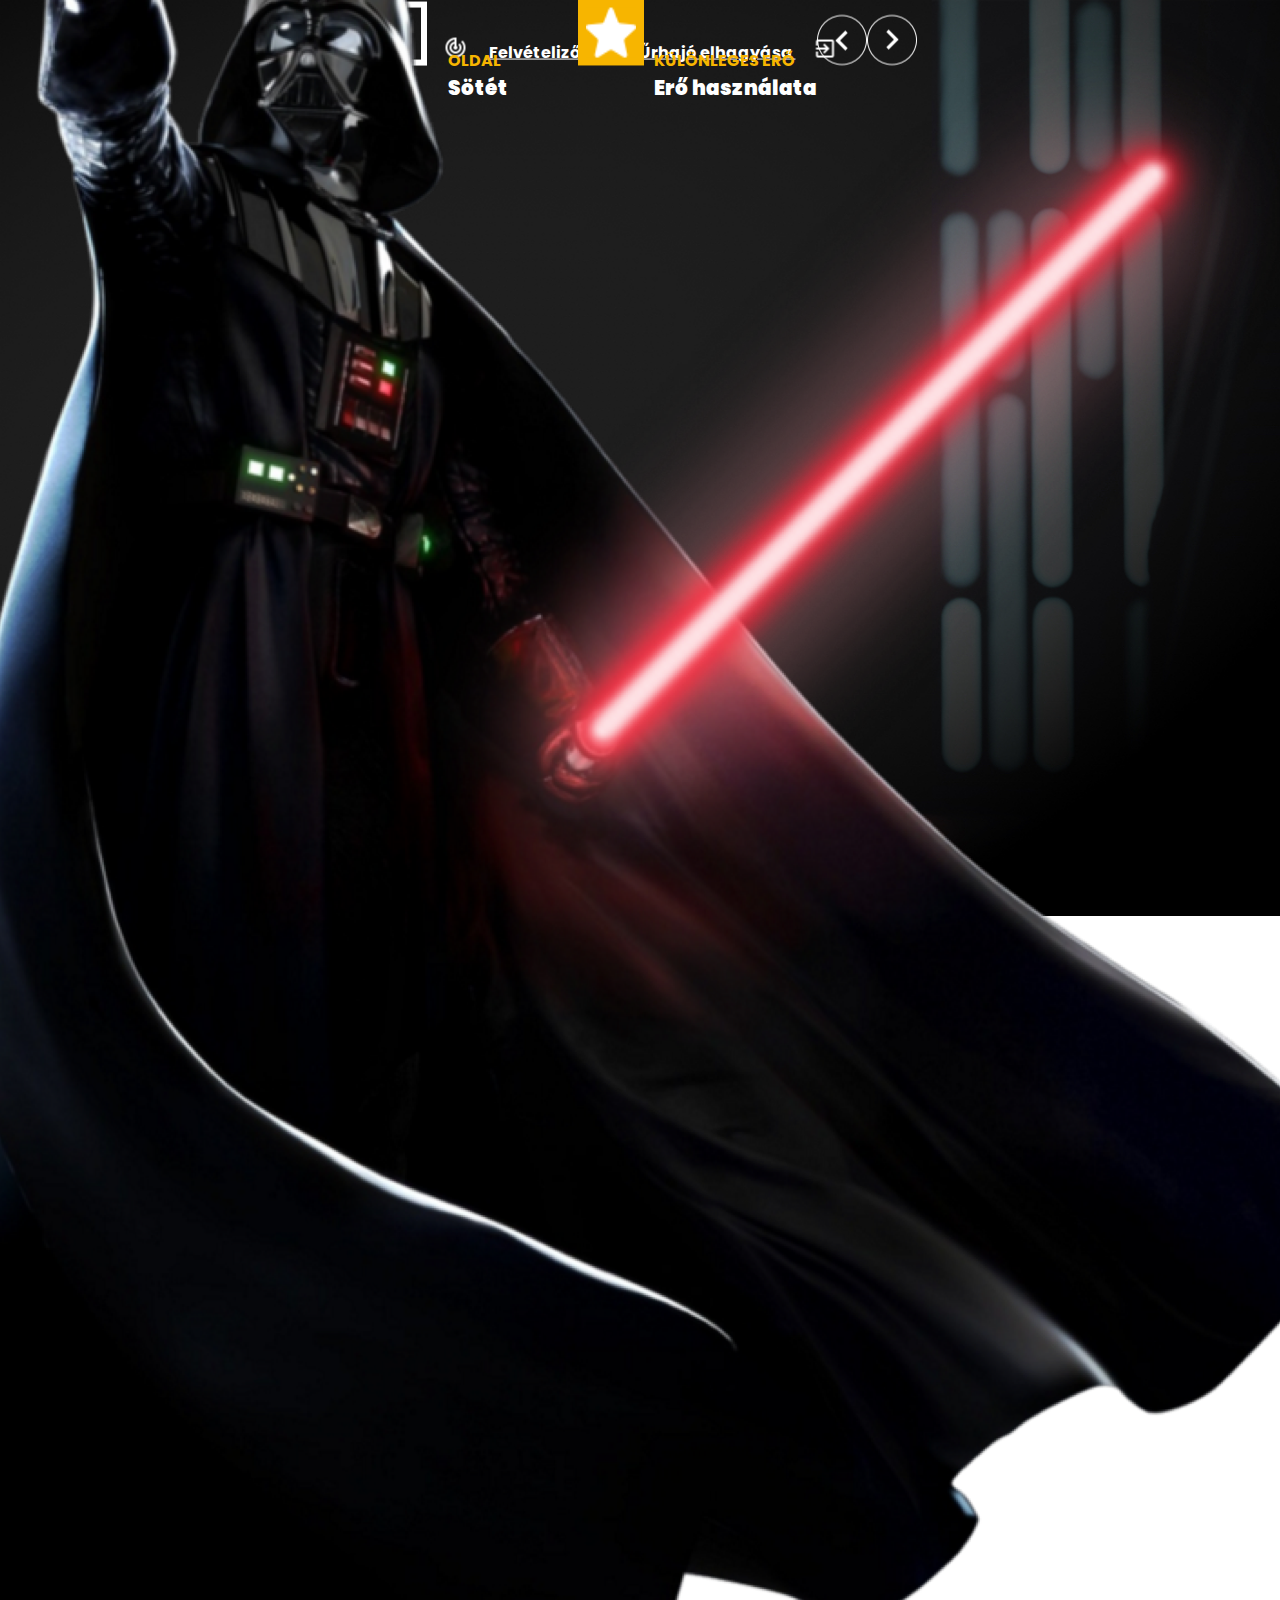
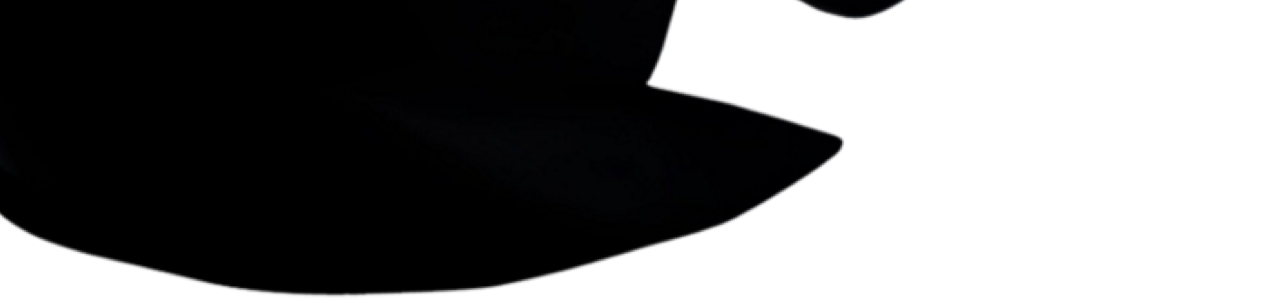
<file: darth.html>
<!DOCTYPE html>
<html lang="hu">

<head>
    <meta charset="UTF-8">
    <meta http-equiv="X-UA-Compatible" content="IE=edge">
    <meta name="viewport" content="width=device-width, initial-scale=1.0">
    <title>WEBSTAR</title>
    <link href="https://cdn.jsdelivr.net/npm/bootstrap@5.3.0-alpha1/dist/css/bootstrap.min.css" rel="stylesheet"
        integrity="sha384-GLhlTQ8iRABdZLl6O3oVMWSktQOp6b7In1Zl3/Jr59b6EGGoI1aFkw7cmDA6j6gD" crossorigin="anonymous">
    <link rel="stylesheet" href="./style.css" type="text/css">
</head>

<body class="body d-flex flex-column min-vh-100" style="background-image: url(./assets/bg_2.jpg);">
    <div class="wrapper">
        <div class="container my-5">
            <div class="row">
                <div class="col-12">
                    <nav class="navbar navbarfelso">
                        <div class="container">
                            <a class="navbar-brand navbal" href="#">
                                <img src="./assets/user.png" alt="" class="btnbalfelso d-inline-block align-text-top">
                                Felvételiző pilóta
                            </a>
                            <a class="navbar-brand navjobb" href="./index.html">Űrhajó elhagyása
                                <img src="./assets/logout.png" alt="" class="btnjobbfelso d-inline-block align-text-top">
                            </a>
                        </div>
                    </nav>
                    <br>
                    <nav class="navbar navbaralso d-flex">
                        <div class="container containeralso d-flex">
                            <a class="rectangle item"><span></span> </a>
                            <div class="square item"></div>
                            <a><div class="oldaltext item">OLDAL</div>
                            <div class="oldalszin item">Sötét</div></a>
                            <a class="navbar-brand item">
                                <img src="./assets/star.png" alt="" class="star d-inline-block align-text-top"></a>
                            <a><div class="kulero item">KÜLÖNLEGES ERŐ</div>
                            <div class="kuleromegn item">Erő használata</div></a>
                            <a class="navbar-brand itemjobbnyil" href="">
                                <img src="./assets/arrow_circle.png" alt="" class="d-inline-block align-text-top"></a>
                            <a class="navbar-brand itembalnyil" href="./karakter.html">
                                <img src="./assets/arrow_circle_right.png" alt=""
                                    class="d-inline-block align-text-top"></a>
                    </nav>
                </div>
                </nav>
                <div class="row">
                    <div class="col-12">
                        <div class="card">
                            <div class="row">
                                <div class="col-md-6">
                                    <div class="card-body">
                                        <h5 class="card-title-firstname">Darth</h5>
                                        <h5 class="card-title-surname">vader</h5>
                                        <p class="card-text">Darth Vader, eredti neve Anakin Skywalker. A galaxis leggonaszabb teremtménye.</p>
                                            
                                    </div><div class="form-group">
                                                <a href="./karakterszerk.html"><button type="button" class="karakterszerkbtn btn btn-warning">Karakterek szerkesztése</button></a>
                                                <a href="./harc.html"><button type="button" class="harcbtn btn btn-warning">Küzdelem indítása</button></a>
                                            </div>
                                </div>
                                <div class="col-md-6">
                                    <div class="circle"></div>
                                    <img src="./assets/vader@3x.png" class="img-card img-fluid rounded" alt="...">
                                </div>
                            </div>
                        </div>
                    </div>
                </div>
            </div>
        </div>

    </div>
    <div class="push"></div>
    </div>
    <footer class="footer mt-auto">
        <p>Webstar Csoport Kft. - &copy; Minden jog fenntartva</p>
    </footer>
    <script src="https://cdn.jsdelivr.net/npm/bootstrap@5.3.0-alpha1/dist/js/bootstrap.bundle.min.js"
        integrity="sha384-w76AqPfDkMBDXo30jS1Sgez6pr3x5MlQ1ZAGC+nuZB+EYdgRZgiwxhTBTkF7CXvN"
        crossorigin="anonymous"></script>
    <script src="./script.js"></script>
</body>

</html>
</file>
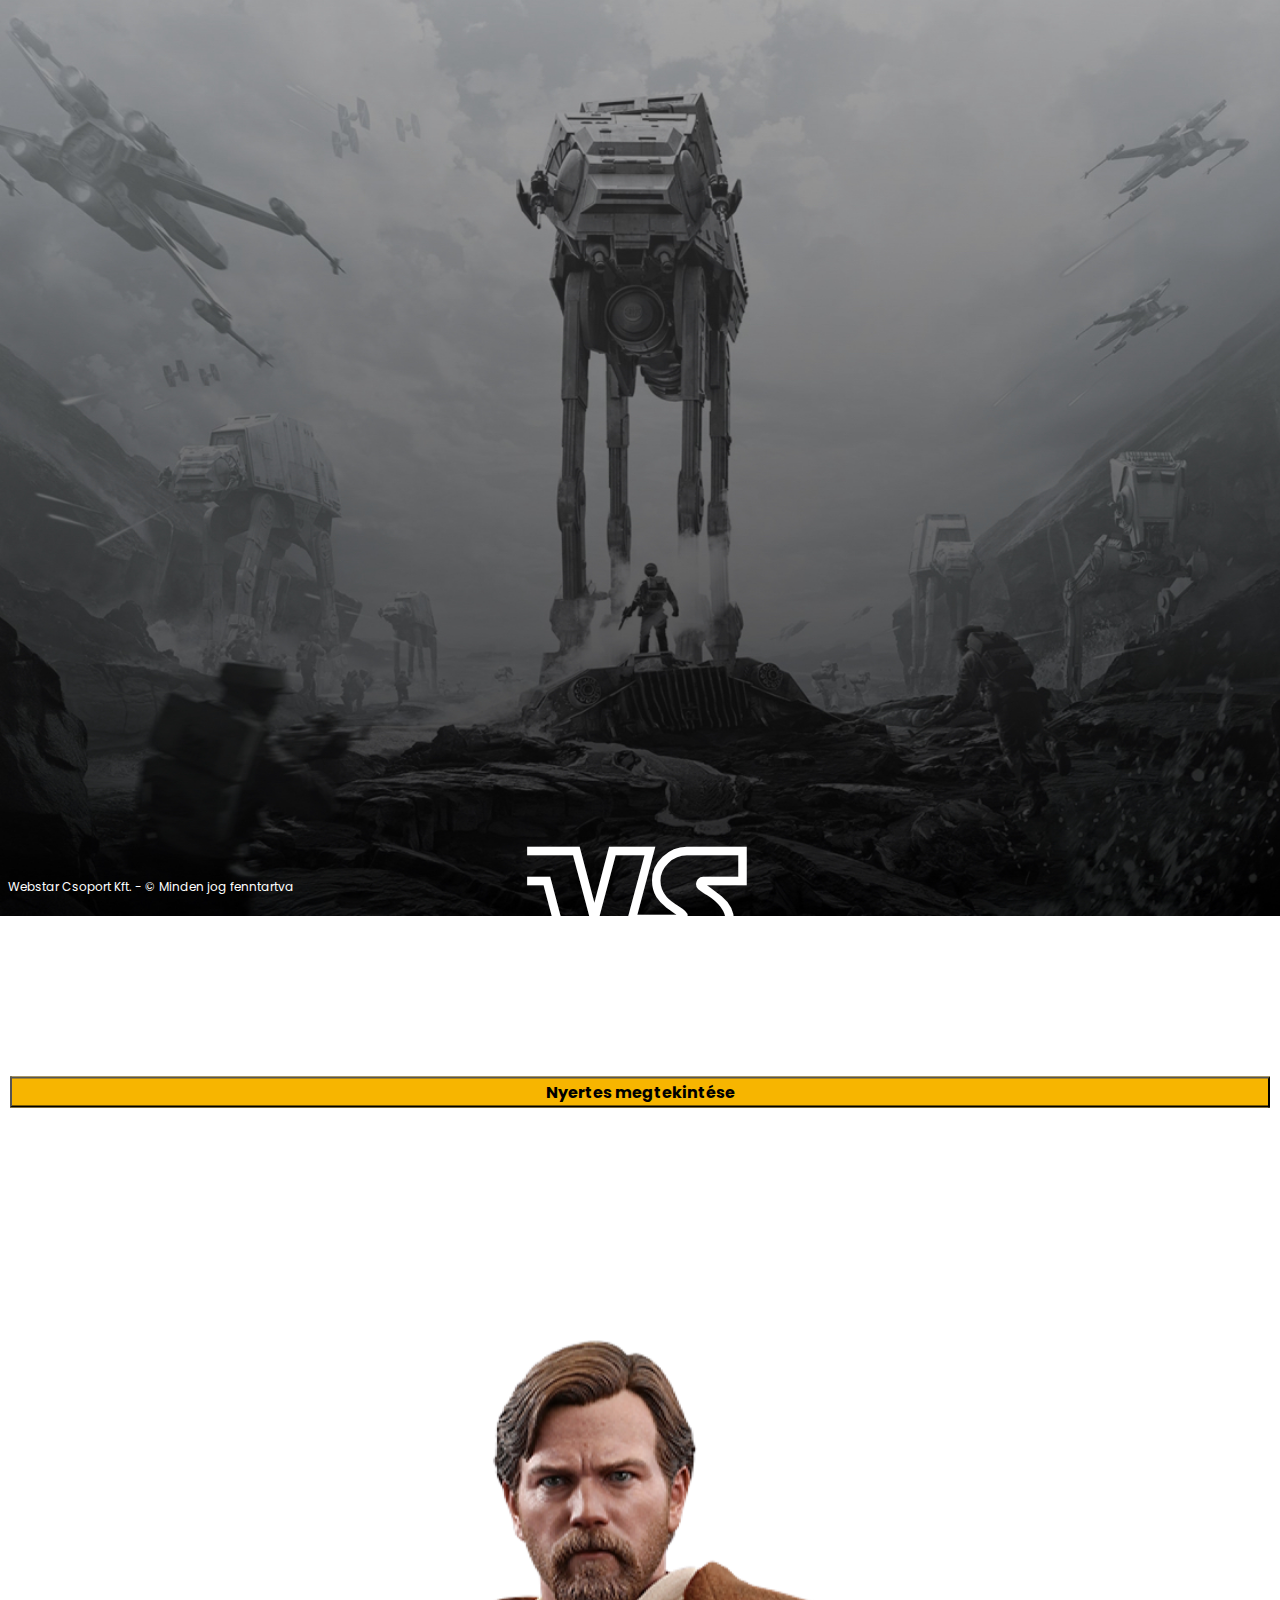
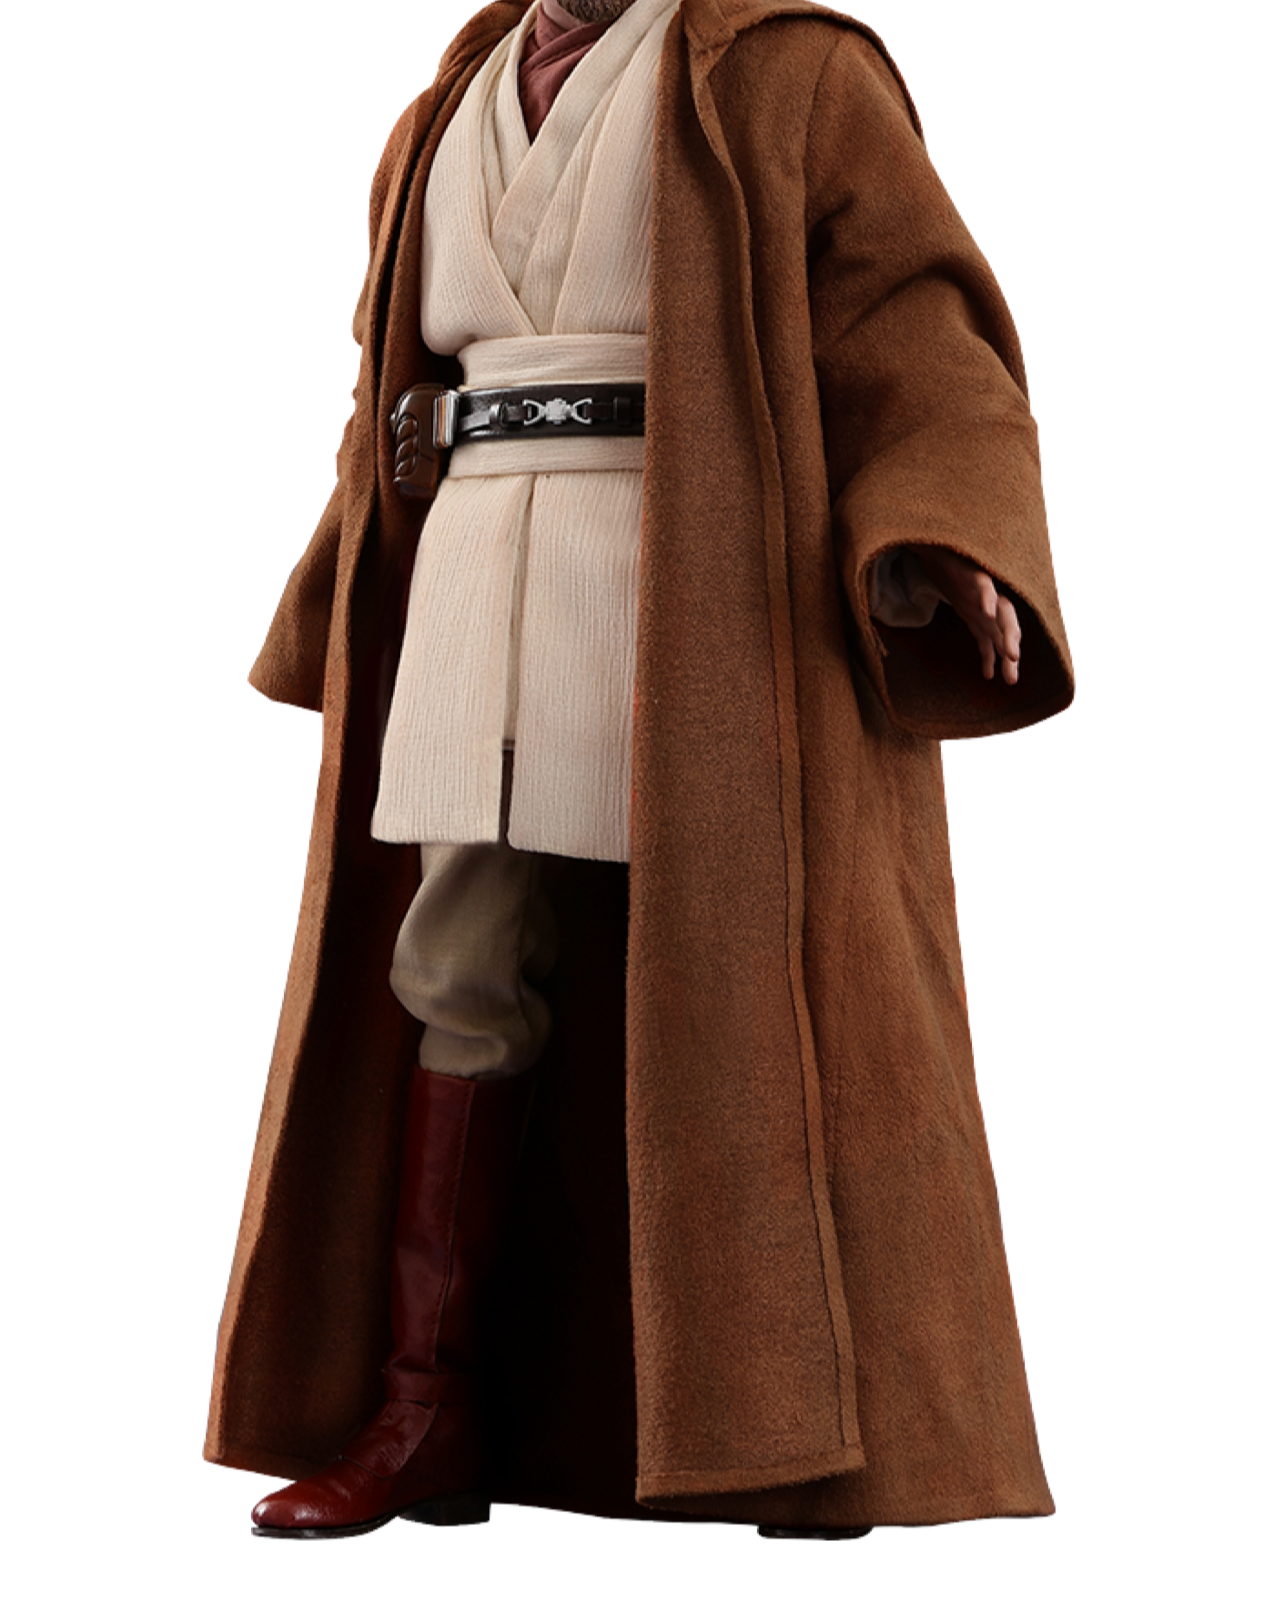
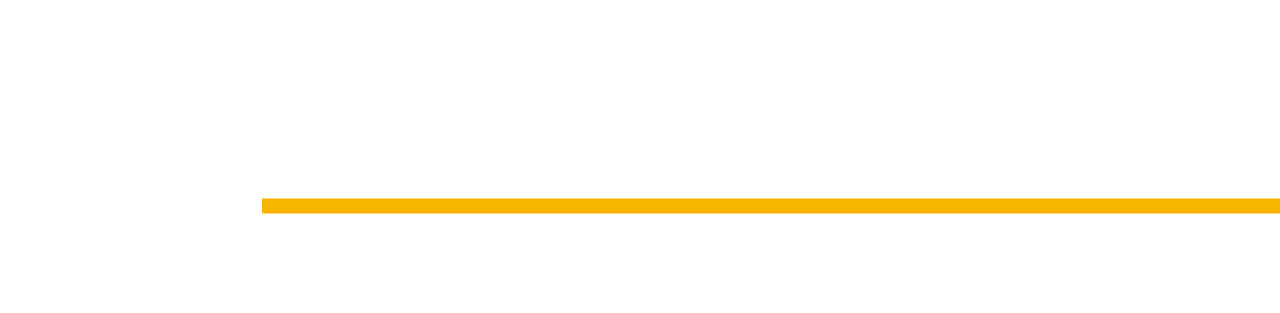
<file: harc.html>
<!DOCTYPE html>
<html lang="hu">

<head>
    <meta charset="UTF-8">
    <meta http-equiv="X-UA-Compatible" content="IE=edge">
    <meta name="viewport" content="width=device-width, initial-scale=1.0">
    <title>WEBSTAR</title>
    <link href="https://cdn.jsdelivr.net/npm/bootstrap@5.3.0-alpha1/dist/css/bootstrap.min.css" rel="stylesheet"
        integrity="sha384-GLhlTQ8iRABdZLl6O3oVMWSktQOp6b7In1Zl3/Jr59b6EGGoI1aFkw7cmDA6j6gD" crossorigin="anonymous">
    <link rel="stylesheet" href="./style.css" type="text/css">
</head>

<body class="body d-flex flex-column min-vh-100" style="background-image: url(./assets/bg_3.jpg);">
    <div class="wrapper">
        <div class="container my-5">
            <div class="row">
                <div class="col-12">
                    <nav class="navbar navbarfelso">
                        <div class="container">
                            <a class="navbar-brand navbal" href="#">
                                <img src="./assets/user.png" alt="" class="btnbalfelso d-inline-block align-text-top">
                                Felvételiző pilóta
                            </a>
                            <a class="navbar-brand navjobb" href="./index.html">Űrhajó elhagyása
                                <img src="./assets/logout.png" alt="" class="btnjobbfelso d-inline-block align-text-top">
                            </a>
                        </div>
                    </nav>
                    <p class="tudas-sub">A tudás legyen veled!</p>
                </div>
                </nav>
                <div class="row">
                    <div class="col-12">
                        <div class="card">
                            <div class="row">
                                <div class="col-md-4">
                                    <p class="soldal">Sötét oldal</p>
                                    <img src="./assets/maul@3x.png" class="img-cardbal img-fluid rounded" alt="...">
                                    <p class="soldalnev">Darth Maul<span class="linebal"></span></p>
                                    <p class="szazalek">40%</p>
                                </div>
                                <div class="col-md-4">
                                    <h1 class="vs-sub">VS</h1>
                                    <a href="./nyertes.html"><button type="button" class="nyertesbtn btn btn-warning">Nyertes megtekintése</button></a>
                                </div>
                                <div class="col-md-4">
                                    <p class="voldal">Világos oldal</p>
                                    <img src="./assets/kenobi@3x.png" class="img-cardjobb img-fluid rounded" alt="...">
                                    <p class="voldalnev">obi-van Kenobi<span class="linejobb"></span></p>
                                    <p class="szazalek">68%</p>
                                </div>
                        </div>
                    </div>
                </div>
            </div>
        </div>
    </div>
    <div class="push"></div>
    </div>
    <footer class="footer mt-auto">
        <p>Webstar Csoport Kft. - &copy; Minden jog fenntartva</p>
    </footer>
    <script src="https://cdn.jsdelivr.net/npm/bootstrap@5.3.0-alpha1/dist/js/bootstrap.bundle.min.js"
        integrity="sha384-w76AqPfDkMBDXo30jS1Sgez6pr3x5MlQ1ZAGC+nuZB+EYdgRZgiwxhTBTkF7CXvN"
        crossorigin="anonymous"></script>
    <script src="./script.js"></script>
</body>

</html>
</file>
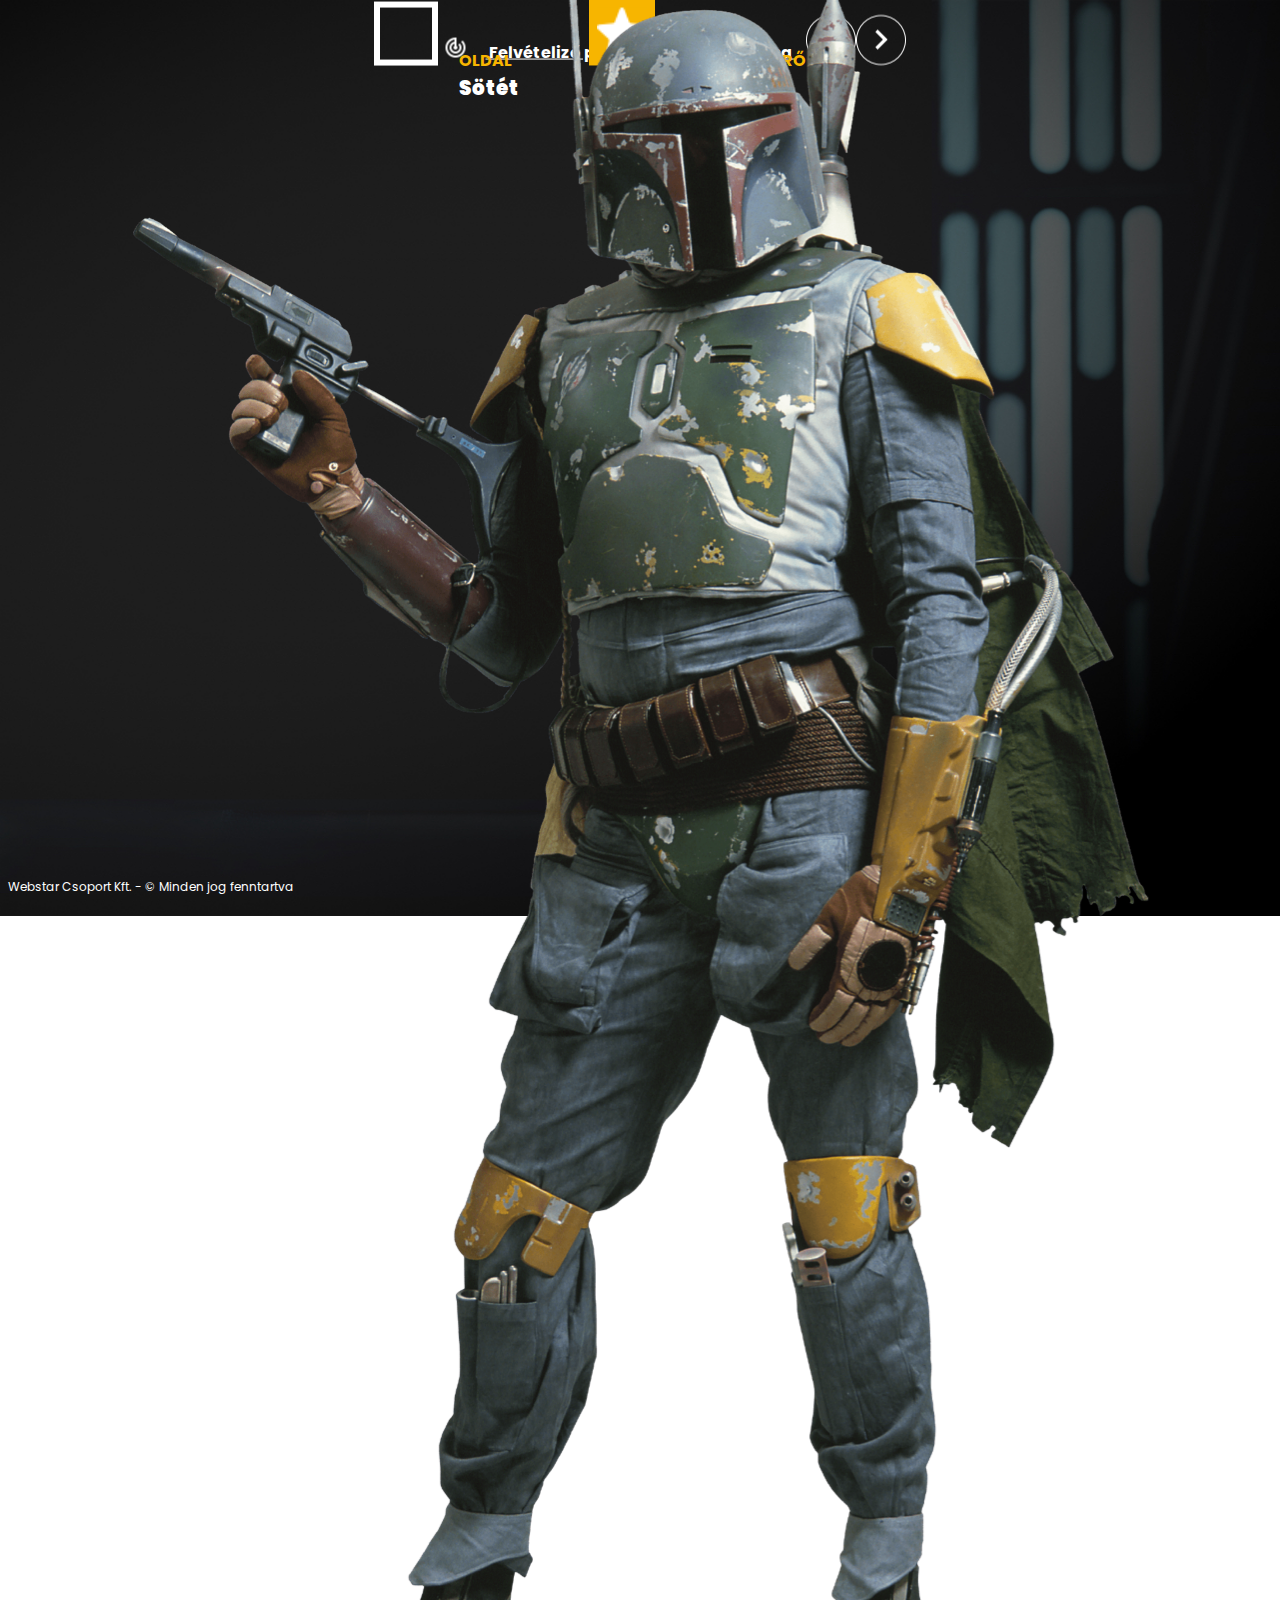
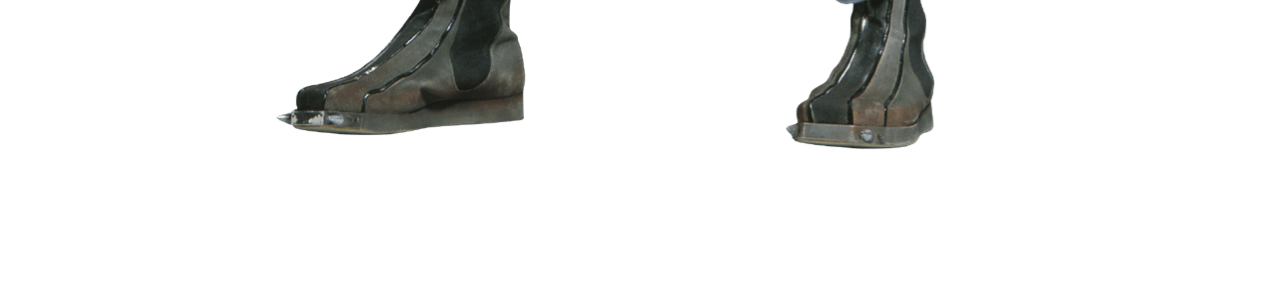
<file: karakter.html>
<!DOCTYPE html>
<html lang="hu">

<head>
    <meta charset="UTF-8">
    <meta http-equiv="X-UA-Compatible" content="IE=edge">
    <meta name="viewport" content="width=device-width, initial-scale=1.0">
    <title>WEBSTAR</title>
    <link href="https://cdn.jsdelivr.net/npm/bootstrap@5.3.0-alpha1/dist/css/bootstrap.min.css" rel="stylesheet"
        integrity="sha384-GLhlTQ8iRABdZLl6O3oVMWSktQOp6b7In1Zl3/Jr59b6EGGoI1aFkw7cmDA6j6gD" crossorigin="anonymous">
    <link rel="stylesheet" href="./style.css" type="text/css">
</head>

<body class="body d-flex flex-column min-vh-100" style="background-image: url(./assets/bg_2.jpg);">
    <div class="wrapper">
        <div class="container my-5">
            <div class="row">
                <div class="col-12">
                    <nav class="navbar navbarfelso">
                        <div class="container">
                            <a class="navbar-brand navbal" href="#">
                                <img src="./assets/user.png" alt="" class="btnbalfelso d-inline-block align-text-top">
                                Felvételiző pilóta
                            </a>
                            <a class="navbar-brand navjobb" href="./index.html">Űrhajó elhagyása
                                <img src="./assets/logout.png" alt="" class="btnjobbfelso d-inline-block align-text-top">
                            </a>
                        </div>
                    </nav>
                    <br>
                    <nav class="navbar navbaralso d-flex">
                        <div class="container containeralso d-flex">
                            <a class="rectangle item"><span></span> </a>
                            <div class="square item"></div>
                            <a><div class="oldaltext item">OLDAL</div>
                            <div class="oldalszin item">Sötét</div></a>
                            <a class="navbar-brand item">
                                <img src="./assets/star.png" alt="" class="star d-inline-block align-text-top"></a>
                            <a><div class="kulero item">KÜLÖNLEGES ERŐ</div>
                            <div class="kuleromegn item">Páncélzat</div></a>
                            <a class="navbar-brand itemjobbnyil" href="./darth.html">
                                <img src="./assets/arrow_circle.png" alt="" class="d-inline-block align-text-top"></a>
                            <a class="navbar-brand itembalnyil" href="./luke.html">
                                <img src="./assets/arrow_circle_right.png" alt=""
                                    class="d-inline-block align-text-top"></a>
                    </nav>
                </div>
                </nav>
                <div class="row">
                    <div class="col-12">
                        <div class="card">
                            <div class="row">
                                <div class="col-md-6">
                                    <div class="card-body">
                                        <h5 class="card-title-firstname">Boba</h5>
                                        <h5 class="card-title-surname">Fett</h5>
                                        <p class="card-text">Boba Fett egy mandalori származású harcos és fejvadász
                                            volt. Nem természetes úton jött világra, ugyanis a hírhedt mandalori
                                            fejvadász, Jango Fett klónja és fogadott gyermeke volt, akinek kérésére a
                                            kaminoiak hozták létre a Yavini csata előtt 32-ben.</p>
                                            
                                    </div><div class="form-group">
                                                <a href="./karakterszerk.html"><button type="button" class="karakterszerkbtn btn btn-warning">Karakterek szerkesztése</button></a>
                                                <a href="./harc.html"><button type="button" class="harcbtn btn btn-warning">Küzdelem indítása</button></a>
                                            </div>
                                </div>
                                <div class="col-md-6">
                                    <div class="circle"></div>
                                    <img src="./assets/boba@3x.png" class="img-card img-fluid rounded" alt="...">
                                </div>
                            </div>
                        </div>
                    </div>
                </div>
            </div>
        </div>

    </div>
    <div class="push"></div>
    </div>
    <footer class="footer mt-auto">
        <p>Webstar Csoport Kft. - &copy; Minden jog fenntartva</p>
    </footer>
    <script src="https://cdn.jsdelivr.net/npm/bootstrap@5.3.0-alpha1/dist/js/bootstrap.bundle.min.js"
        integrity="sha384-w76AqPfDkMBDXo30jS1Sgez6pr3x5MlQ1ZAGC+nuZB+EYdgRZgiwxhTBTkF7CXvN"
        crossorigin="anonymous"></script>
    <script src="./script.js"></script>
</body>

</html>
</file>
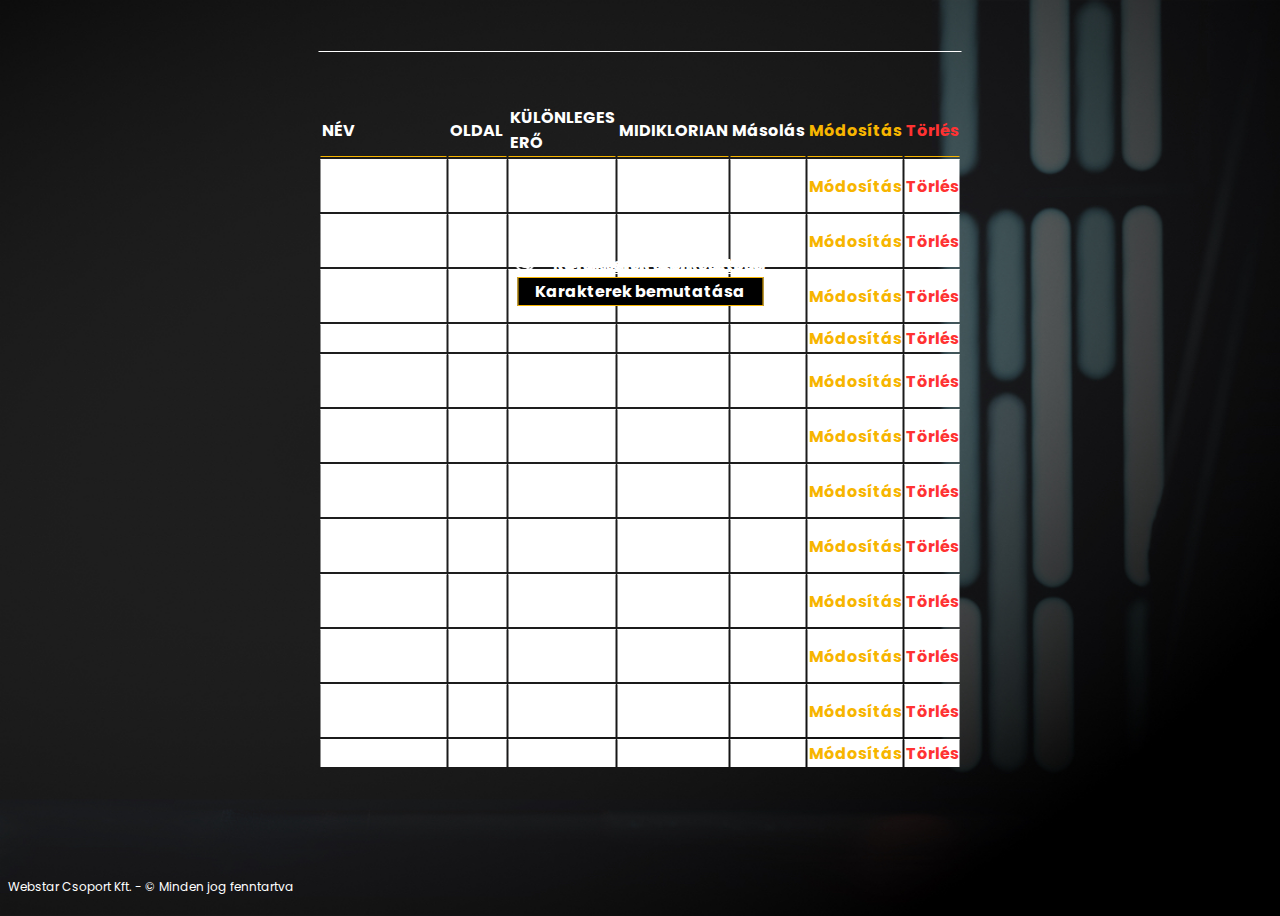
<file: karakterszerk.html>
<!DOCTYPE html>
<html lang="hu">

<head>
    <meta charset="UTF-8">
    <meta http-equiv="X-UA-Compatible" content="IE=edge">
    <meta name="viewport" content="width=device-width, initial-scale=1.0">
    <title>WEBSTAR</title>
    <link href="https://cdn.jsdelivr.net/npm/bootstrap@5.3.0-alpha1/dist/css/bootstrap.min.css" rel="stylesheet"
        integrity="sha384-GLhlTQ8iRABdZLl6O3oVMWSktQOp6b7In1Zl3/Jr59b6EGGoI1aFkw7cmDA6j6gD" crossorigin="anonymous">
    <link rel="stylesheet" href="./style.css" type="text/css">
</head>

<body class="body d-flex flex-column min-vh-100" style="background-image: url(./assets/bg_2.jpg);">
    <div class="wrapper">
        <div class="container my-5">
            <div class="row">
                <div class="col-12">
                    <nav class="navbar navbarfelso">
                        <div class="container">
                            <a class="navbar-brand navbal" href="#">
                                <img src="./assets/user.png" alt="" class="btnbalfelso d-inline-block align-text-top">
                                Felvételiző pilóta
                            </a>
                            <a class="navbar-brand navjobb" href="./index.html">Űrhajó elhagyása
                                <img src="./assets/logout.png" alt="" class="btnjobbfelso d-inline-block align-text-top">
                            </a>
                        </div>
                    </nav>
                </div>
                </nav>
                <nav class="navbar navbaralso">
                    <div class="container">
                        <a class="navbar-brand navbal" href="#">
                            <img src="./assets/chevron.png" alt="" class="btnbalfelso d-inline-block align-text-top">
                            Karakterek szerkesztése
                        </a>
                        <div class="form-group">
                            <a href="./karakter.html"><button type="button"
                                    class="karakterbemutatasbtn btn btn-warning">Karakterek bemutatása</button></a>
                        </div>
                    </div>
                </nav>

            </div>
            <div class="row">
                <div class="col-12">
                    <table class="table">
                        <tr>
                            <th>NÉV</th>
                            <th>OLDAL</th>
                            <th>KÜLÖNLEGES ERŐ</th>
                            <th>MIDIKLORIAN</th>
                            <th class="masolas">Másolás</th>
                            <th class="modositas">Módosítás</th>
                            <th class="torles">Törlés</th>
                        </tr>
                        <tr>
                            <td>Darth Vader</td>
                            <td>Sötét</td>
                            <td>Erő használata</td>
                            <td>30000</td>
                            <td class="masolas">Másolás</td>
                            <td class="modositas">Módosítás</td>
                            <td class="torles">Törlés</td>
                        </tr>
                        <tr>
                            <td>Darth Maul</td>
                            <td>Sötét</td>
                            <td>Erő használata</td>
                            <td>9000</td>
                            <td class="masolas">Másolás</td>
                            <td class="modositas">Módosítás</td>
                            <td class="torles">Törlés</td>
                        </tr>
                        <tr>
                            <td>Grievous tábornok</td>
                            <td>Sötét</td>
                            <td>Kibernetikus test</td>
                            <td>5000</td>
                            <td class="masolas">Másolás</td>
                            <td class="modositas">Módosítás</td>
                            <td class="torles">Törlés</td>
                        </tr>
                        <tr>
                            <td>Boba Fett</td>
                            <td>Sötét</td>
                            <td>Páncélzat</td>
                            <td>2000</td>
                            <td class="masolas">Másolás</td>
                            <td class="modositas">Módosítás</td>
                            <td class="torles">Törlés</td>
                        </tr>
                        <tr>
                            <td>Phasma</td>
                            <td>Sötét</td>
                            <td>Harcászati tapasztalat</td>
                            <td>1000</td>
                            <td class="masolas">Másolás</td>
                            <td class="modositas">Módosítás</td>
                            <td class="torles">Törlés</td>
                        </tr>
                        <tr>
                            <td>Birodalmi rohamosztagos</td>
                            <td>Sötét</td>
                            <td>Fehér páncélzat</td>
                            <td>500</td>
                            <td class="masolas">Másolás</td>
                            <td class="modositas">Módosítás</td>
                            <td class="torles">Törlés</td>
                        </tr>
                        <tr>
                            <td>Luke Skywalker</td>
                            <td>Világos</td>
                            <td>Erő használata</td>
                            <td>13000</td>
                            <td class="masolas">Másolás</td>
                            <td class="modositas">Módosítás</td>
                            <td class="torles">Törlés</td>
                        </tr>
                        <tr>
                            <td>Obi-Wan Kenobi</td>
                            <td>Világos</td>
                            <td>Erő használata</td>
                            <td>15000</td>
                            <td class="masolas">Másolás</td>
                            <td class="modositas">Módosítás</td>
                            <td class="torles">Törlés</td>
                        </tr>
                        <tr>
                            <td>Anakin Skywalker</td>
                            <td>Világos</td>
                            <td>Erő használata</td>
                            <td>30000</td>
                            <td class="masolas">Másolás</td>
                            <td class="modositas">Módosítás</td>
                            <td class="torles">Törlés</td>
                        </tr>
                        <tr>
                            <td>Rey</td>
                            <td>Világos</td>
                            <td>Erő használata</td>
                            <td>12000</td>
                            <td class="masolas">Másolás</td>
                            <td class="modositas">Módosítás</td>
                            <td class="torles">Törlés</td>
                        </tr>
                        <tr>
                            <td>Yoda</td>
                            <td>Világos</td>
                            <td>Erő használata</td>
                            <td>20000</td>
                            <td class="masolas">Másolás</td>
                            <td class="modositas">Módosítás</td>
                            <td class="torles">Törlés</td>
                        </tr>
                        <tr>
                            <td>Han Solo</td>
                            <td>Világos</td>
                            <td>Űrcsempész</td>
                            <td>1500</td>
                            <td class="masolas">Másolás</td>
                            <td class="modositas">Módosítás</td>
                            <td class="torles">Törlés</td>
                        </tr>
                    </table>
                </div>
            </div>
        </div>

    </div>
    <div class="push"></div>
    </div>
    <footer class="footer mt-auto">
        <p>Webstar Csoport Kft. - &copy; Minden jog fenntartva</p>
    </footer>
    <script src="https://cdn.jsdelivr.net/npm/bootstrap@5.3.0-alpha1/dist/js/bootstrap.bundle.min.js"
        integrity="sha384-w76AqPfDkMBDXo30jS1Sgez6pr3x5MlQ1ZAGC+nuZB+EYdgRZgiwxhTBTkF7CXvN"
        crossorigin="anonymous"></script>
    <script src="./script.js"></script>
</body>

</html>
</file>
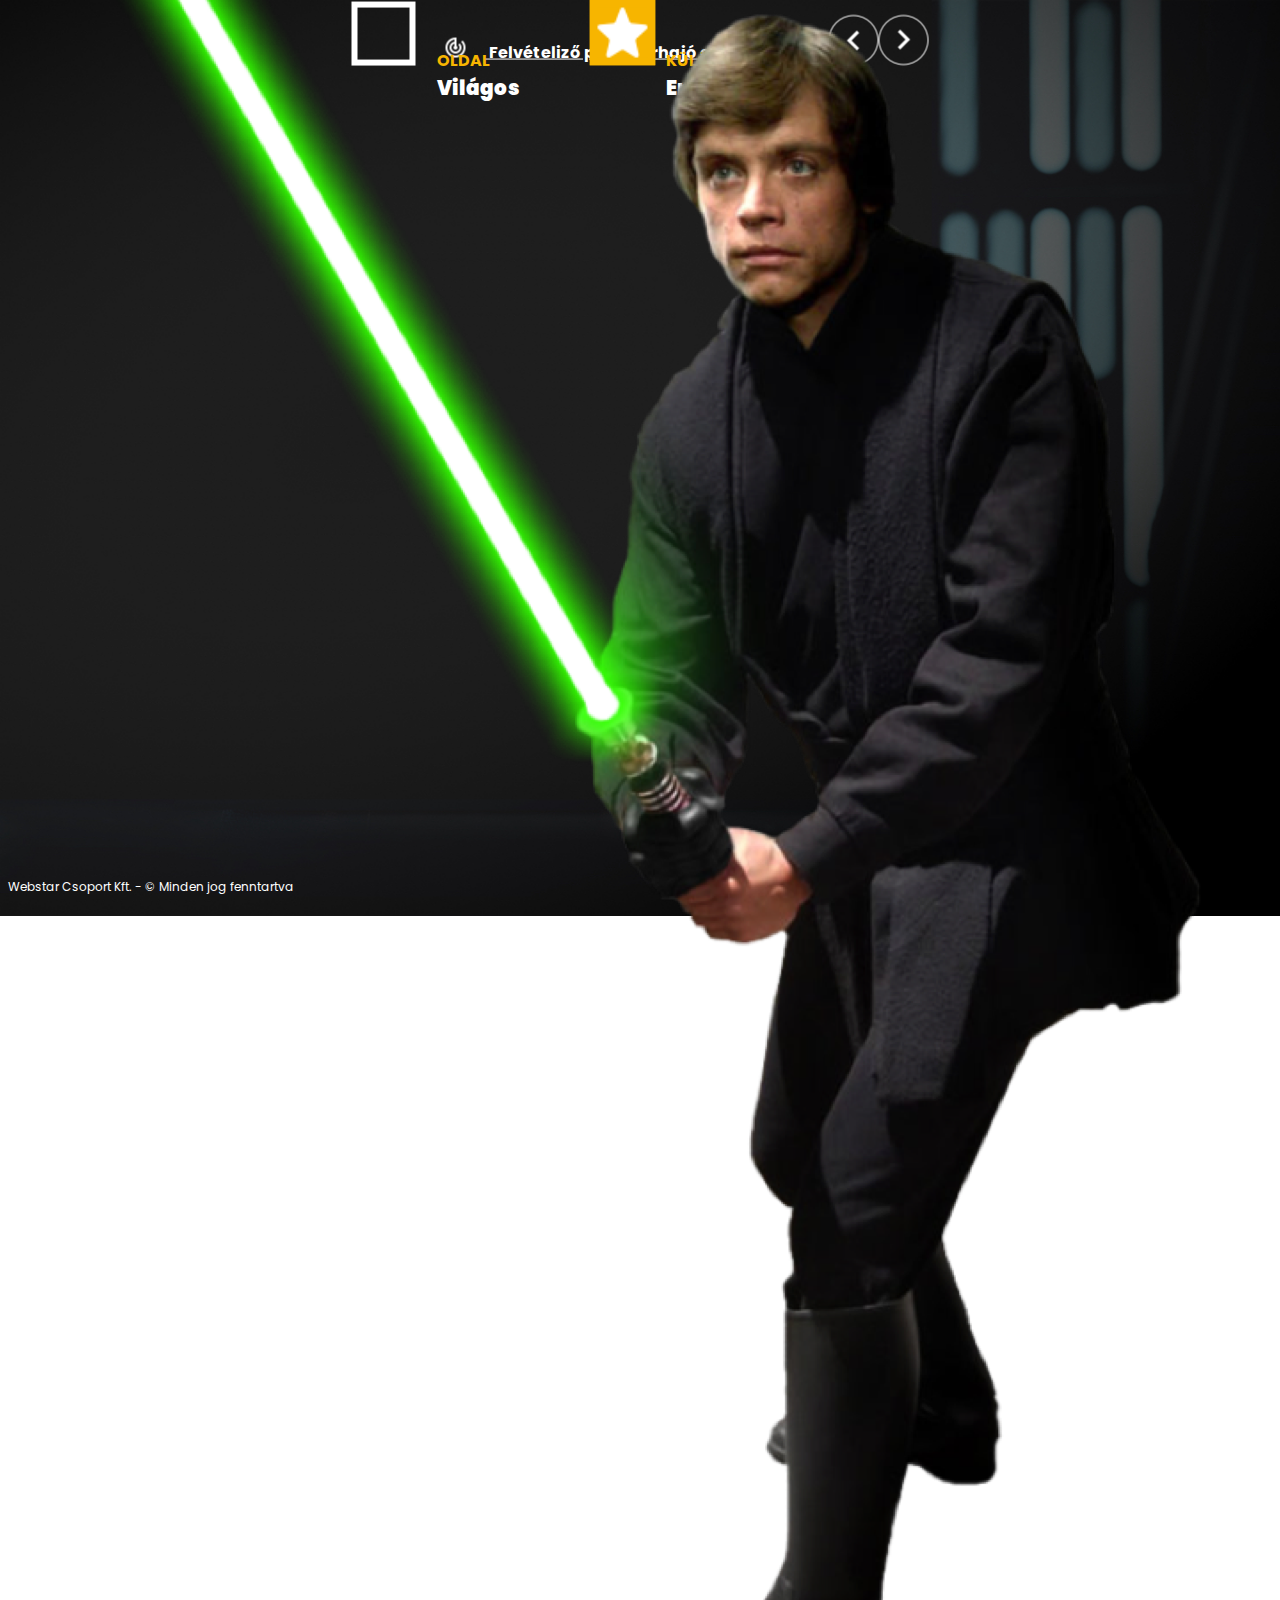
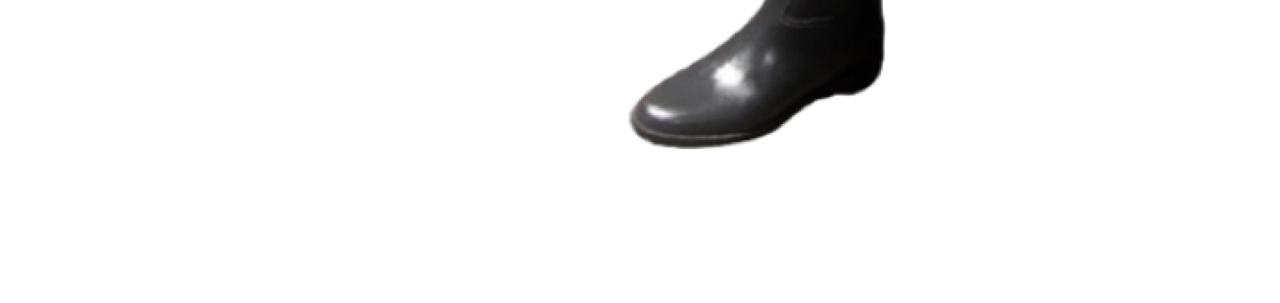
<file: luke.html>
<!DOCTYPE html>
<html lang="hu">

<head>
    <meta charset="UTF-8">
    <meta http-equiv="X-UA-Compatible" content="IE=edge">
    <meta name="viewport" content="width=device-width, initial-scale=1.0">
    <title>WEBSTAR</title>
    <link href="https://cdn.jsdelivr.net/npm/bootstrap@5.3.0-alpha1/dist/css/bootstrap.min.css" rel="stylesheet"
        integrity="sha384-GLhlTQ8iRABdZLl6O3oVMWSktQOp6b7In1Zl3/Jr59b6EGGoI1aFkw7cmDA6j6gD" crossorigin="anonymous">
    <link rel="stylesheet" href="./style.css" type="text/css">
</head>

<body class="body d-flex flex-column min-vh-100" style="background-image: url(./assets/bg_2.jpg);">
    <div class="wrapper">
        <div class="container my-5">
            <div class="row">
                <div class="col-12">
                    <nav class="navbar navbarfelso">
                        <div class="container">
                            <a class="navbar-brand navbal" href="#">
                                <img src="./assets/user.png" alt="" class="btnbalfelso d-inline-block align-text-top">
                                Felvételiző pilóta
                            </a>
                            <a class="navbar-brand navjobb" href="./index.html">Űrhajó elhagyása
                                <img src="./assets/logout.png" alt="" class="btnjobbfelso d-inline-block align-text-top">
                            </a>
                        </div>
                    </nav>
                    <br>
                    <nav class="navbar navbaralso d-flex">
                        <div class="container containeralso d-flex">
                            <a class="rectangle item"><span></span> </a>
                            <div class="square item"></div>
                            <a><div class="oldaltext item">OLDAL</div>
                            <div class="oldalszin item">Világos</div></a>
                            <a class="navbar-brand item">
                                <img src="./assets/star.png" alt="" class="star d-inline-block align-text-top"></a>
                            <a><div class="kulero item">KÜLÖNLEGES ERŐ</div>
                            <div class="kuleromegn item">Erő használata</div></a>
                            <a class="navbar-brand itemjobbnyil" href="./karakter.html">
                                <img src="./assets/arrow_circle.png" alt="" class="d-inline-block align-text-top"></a>
                            <a class="navbar-brand itembalnyil" href="">
                                <img src="./assets/arrow_circle_right.png" alt=""
                                    class="d-inline-block align-text-top"></a>
                    </nav>
                </div>
                </nav>
                <div class="row">
                    <div class="col-12">
                        <div class="card">
                            <div class="row">
                                <div class="col-md-6">
                                    <div class="card-body">
                                        <h5 class="card-title-firstname">Luke</h5>
                                        <h5 class="card-title-surname">Skywalker</h5>
                                        <p class="card-text">Luke Skywalker, Darth Vader és Amidala hercegnő gyermeke, valamint Leia hercegnő ikertestvére.</p>
                                            
                                    </div><div class="form-group">
                                                <a href="./karakterszerk.html"><button type="button" class="karakterszerkbtn btn btn-warning">Karakterek szerkesztése</button></a>
                                                <a href="./harc.html"><button type="button" class="harcbtn btn btn-warning">Küzdelem indítása</button></a>
                                            </div>
                                </div>
                                <div class="col-md-6">
                                    <div class="circle"></div>
                                    <img src="./assets/luke@3x.png" class="img-card img-fluid rounded" alt="...">
                                </div>
                            </div>
                        </div>
                    </div>
                </div>
            </div>
        </div>

    </div>
    <div class="push"></div>
    </div>
    <footer class="footer mt-auto">
        <p>Webstar Csoport Kft. - &copy; Minden jog fenntartva</p>
    </footer>
    <script src="https://cdn.jsdelivr.net/npm/bootstrap@5.3.0-alpha1/dist/js/bootstrap.bundle.min.js"
        integrity="sha384-w76AqPfDkMBDXo30jS1Sgez6pr3x5MlQ1ZAGC+nuZB+EYdgRZgiwxhTBTkF7CXvN"
        crossorigin="anonymous"></script>
    <script src="./script.js"></script>
</body>

</html>
</file>
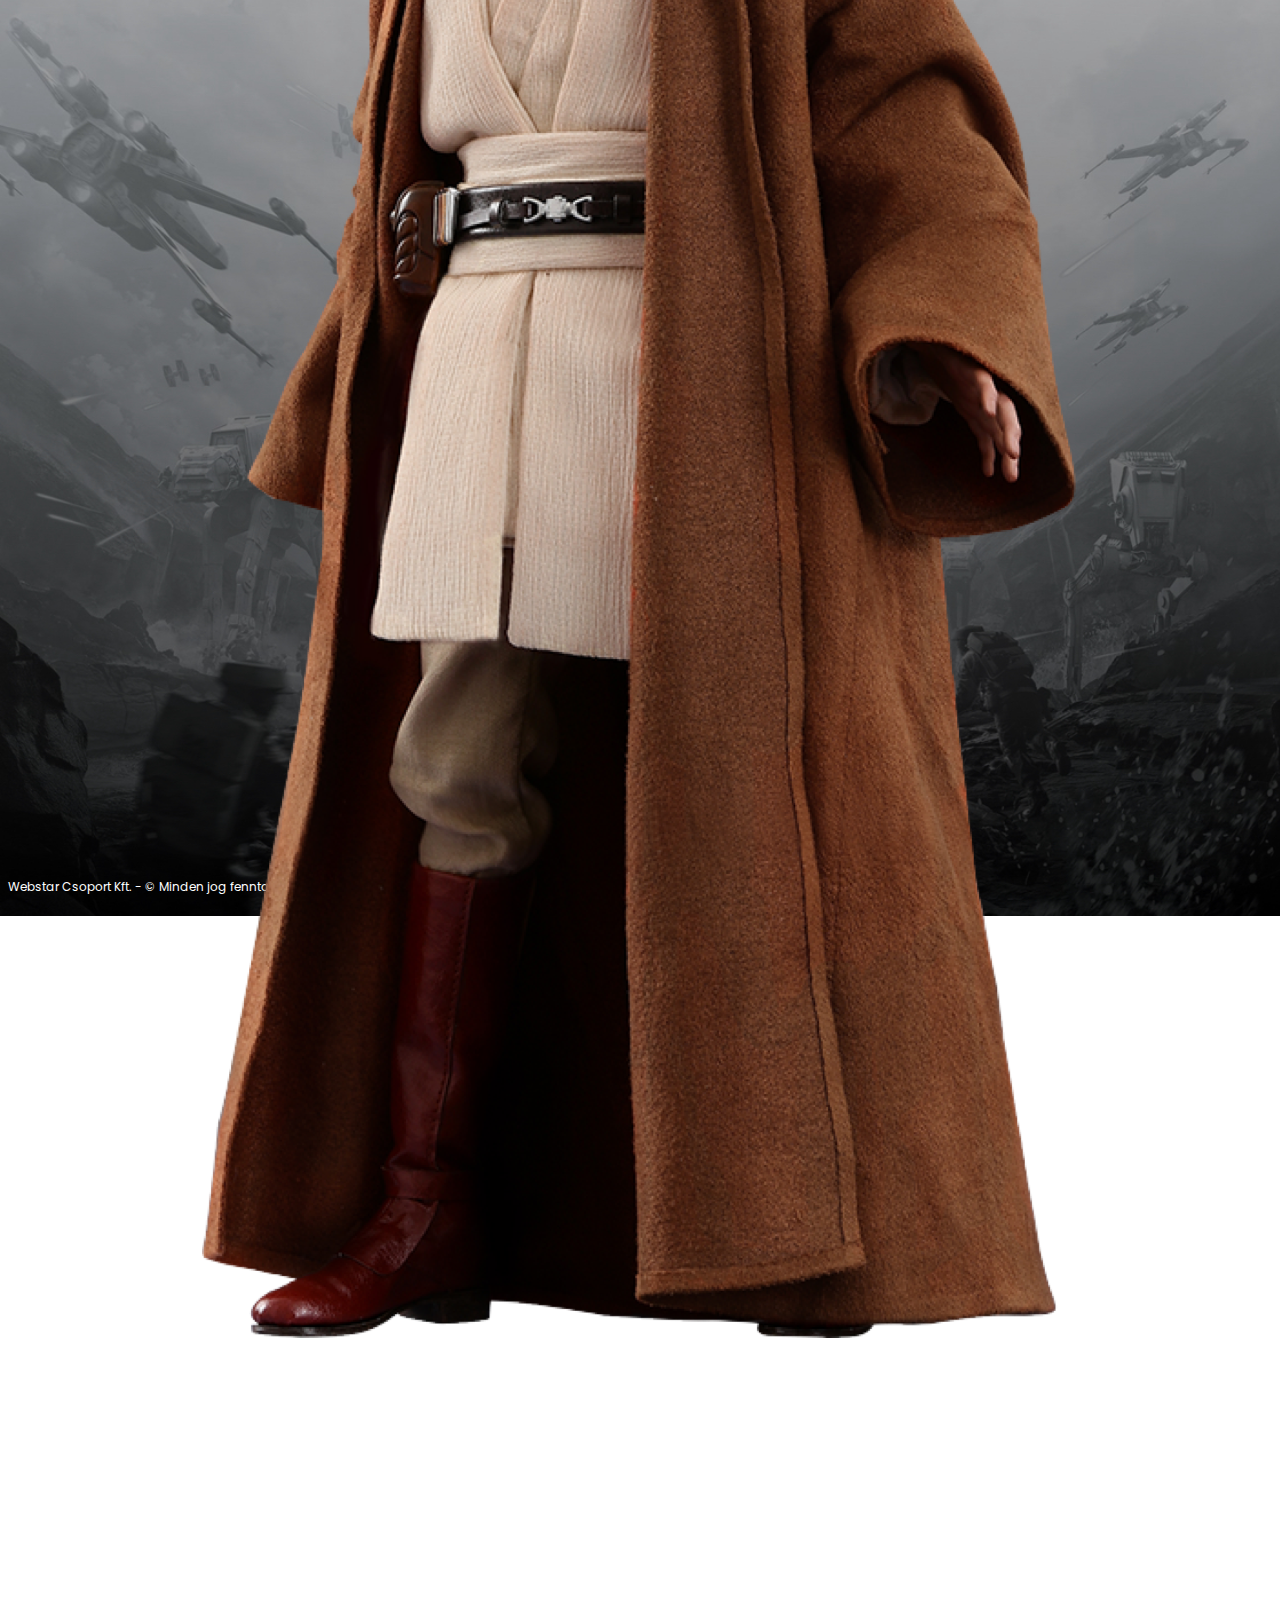
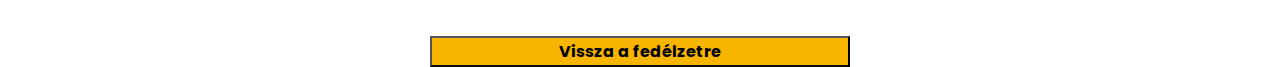
<file: nyertes.html>
<!DOCTYPE html>
<html lang="hu">

<head>
    <meta charset="UTF-8">
    <meta http-equiv="X-UA-Compatible" content="IE=edge">
    <meta name="viewport" content="width=device-width, initial-scale=1.0">
    <title>WEBSTAR</title>
    <link href="https://cdn.jsdelivr.net/npm/bootstrap@5.3.0-alpha1/dist/css/bootstrap.min.css" rel="stylesheet"
        integrity="sha384-GLhlTQ8iRABdZLl6O3oVMWSktQOp6b7In1Zl3/Jr59b6EGGoI1aFkw7cmDA6j6gD" crossorigin="anonymous">
    <link rel="stylesheet" href="./style.css" type="text/css">
</head>

<body class="body d-flex flex-column min-vh-100" style="background-image: url(./assets/bg_3.jpg);">
    <div class="wrapper">
        <div class="container my-5">
            <div class="row">
                <div class="col-12">
                    <nav class="navbar navbarfelso">
                        <div class="container">
                            <a class="navbar-brand navbal" href="#">
                                <img src="./assets/user.png" alt="" class="btnbalfelso d-inline-block align-text-top">
                                Felvételiző pilóta
                            </a>
                            <a class="navbar-brand navjobb" href="./index.html">Űrhajó elhagyása
                                <img src="./assets/logout.png" alt="" class="btnjobbfelso d-inline-block align-text-top">
                            </a>
                        </div>
                    </nav>
                    <br>
                    <p class="tudas-sub">A csata nyertese</p>
                </div>
                </nav>
                <div class="row">
                    <div class="col-12">
                        <div class="card mb-3">
                            <div class="row">
                                <div class="col-md-4">
                                </div>
                                <div class="col-md-4">
                                    <span class="circle"></span>
                                    <img src="./assets/kenobi@3x.png" class="img-card img-fluid rounded" alt="...">
                                    <p class="nyoldalnev">obi-van Kenobi</p>
                                </div>
                                <div class="col-md-4">
                                </div>
                                <div class="form-group">
                                    <a href="./karakter.html"><button type="button" class="vissza btn btn-warning">Vissza a
                                        fedélzetre</button></a>
                                    
                                </div>
                            </div>
                        </div>
                    </div>
                </div>
            </div>
        </div>

    </div>
    <div class="push"></div>
    </div>
    <footer class="footer mt-auto">
        <p>Webstar Csoport Kft. - &copy; Minden jog fenntartva</p>
    </footer>
    <script src="https://cdn.jsdelivr.net/npm/bootstrap@5.3.0-alpha1/dist/js/bootstrap.bundle.min.js"
        integrity="sha384-w76AqPfDkMBDXo30jS1Sgez6pr3x5MlQ1ZAGC+nuZB+EYdgRZgiwxhTBTkF7CXvN"
        crossorigin="anonymous"></script>
    <script src="./script.js"></script>
</body>

</html>
</file>
<file: style.css>
@font-face {
    font-family: "Poppins-Black";
    src: url(./assets/Poppins-Black.ttf) format("truetype");
}

@font-face {
    font-family: "Poppins-Bold";
    src: url(./assets/Poppins-Bold.ttf) format("truetype");
    font-weight: bold;
}

@font-face {
    font-family: "Poppins-ExtraBold";
    src: url(./assets/Poppins-ExtraBold.ttf) format("truetype");
    font-weight: 900;
}

@font-face {
    font-family: "Poppins-Medium";
    src: url(./assets/Poppins-Medium.ttf) format("truetype");
    font-weight: 500;
}

@font-face {
    font-family: "Poppins-Regular";
    src: url(./assets/Poppins-Regular.ttf) format("truetype");
    font-weight: 400;
}

@font-face {
    font-family: "Galaxyoutline";
    src: url(./assets/SfDistantGalaxyAltoutline-e2Bp.ttf) format("truetype");
}

@font-face {
    font-family: "Starjedi";
    src: url(./assets/Starjedi.ttf) format("truetype");
}

body {
    height: 100vh;
    display: flex;
    align-items: center;
    text-align: center;  
}

.btnbalfelso {
    padding-right: 20px;
}

.btnjobbfelso {
    padding-left: 20px;
}

.navbarfelso {
    border-bottom: 1px solid #FFFFFF;
    padding-bottom: 50px;
    margin-top: 50px;
}

.navbaralso {
    padding-bottom: 50px;
}

.navbal {
    font-family: "Poppins-Bold", sans-serif;
    font-size: 16px;
    color: #FFFFFF;
}

.navbal:hover {
    font-family: "Poppins-Bold", sans-serif;
    font-size: 16px;
    color: #8A8A8A;
}

.navbal:visited {
    font-family: "Poppins-Bold", sans-serif;
    font-size: 16px;
    color: #FFFFFF;
}

.navbal:active {
    font-family: "Poppins-Bold", sans-serif;
    font-size: 16px;
    color: #FFFFFF;
}

.navjobb {
    font-family: "Poppins-Bold", sans-serif;
    font-size: 16px;
    color: #FFFFFF;
}

.navjobb:hover {
    font-family: "Poppins-Bold", sans-serif;
    font-size: 16px;
    color: #8A8A8A;
}

.navjobb:visited {
    font-family: "Poppins-Bold", sans-serif;
    font-size: 16px;
    color: #FFFFFF;
}

.navjobb:active {
    font-family: "Poppins-Bold", sans-serif;
    font-size: 16px;
    color: #FFFFFF;
}

.navhr {
    color: white;
}

.container {
    align-items: center;
    position: absolute;
    top: 40%;
    left: 50%;
    -ms-transform: translate(-50%, -50%);
    transform: translate(-50%, -50%);
}

.pagination {
    color: #FFFFFF;
    background: none;
}

.table {
    width: 100%;
    color: #FFFFFF;
    text-align: left;
}

table td {
    font-family: "Poppins-Regular", sans-serif;
    background-color: #FFFFFF;
    font-size: 16px;
    border-top: 1px solid #FFFFFF;
}

table th {
    font-family: "Poppins-Bold", sans-serif;
    font-size: 16px;
    color: #FFFFFF;
    border-bottom: 1px solid #F7B500;
}

.masolas {
    font-family: "Poppins-Bold", sans-serif;
    font-size: 16px;
    color: #FFFFFF;
}

.modositas {
    font-family: "Poppins-Bold", sans-serif;
    font-size: 16px;
    color: #F7B500;
}

.torles {
    font-family: "Poppins-Bold", sans-serif;
    font-size: 16px;
    color: #FF3232;
}

.karakterbemutatasbtn {
    width: 100%;
    font-family: "Poppins-Bold", sans-serif;
    font-size: 16px;
    color: #FFFFFF;
    background-color: #000000;
    border: 1px solid #F7B500;
}

.karakterbemutatasbtn:hover {
    width: 100%;
    color: #FFFFFF;
    font-family: "Poppins-Bold", sans-serif;
    font-size: 16px;
    background-color: #F7B500;
    border: 1px solid #000000;
}

.webstarcim {
    font-family: "Starjedi", sans-serif;
    color: #FFFFFF;
    font-size: 30px;
}

.frontendoutline {
    font-family: "Galaxyoutline", sans-serif;
    color: #FFFFFF;
    font-size: 70px;
    margin-bottom: 80px;
}

.containeralso {
    display: flex;
    flex-direction: row;
    justify-content: flex-start;
    align-items: baseline;
    flex-wrap: nowrap;
}

.nyertesbtn {
    width: 60%;
    font-family: "Poppins-Bold", sans-serif;
    font-size: 16px;
    background-color: #F7B500;
}

.nyertesbtn:hover {
    width: 60%;
    color: #FFFFFF;
    font-family: "Poppins-Bold", sans-serif;
    font-size: 16px;
    background-color: #000000;
    border: 1px solid #F7B500;
}


.karakterszerkbtn {
    width: 40%;
    color: #FFFFFF;
    font-family: "Poppins-Bold", sans-serif;
    font-size: 16px;
    background-color: #000000;
    border: 1px solid #F7B500;
}

.karakterszerkbtn:hover {
    width: 40%;
    color: #000000;
    font-family: "Poppins-Bold", sans-serif;
    font-size: 16px;
    background-color: #F7B500;
    border: 1px solid #000000;
}

.harcbtn {
    width: 30%;
    font-family: "Poppins-Bold", sans-serif;
    font-size: 16px;
    background-color: #F7B500;
}

.harcbtn:hover {
    width: 30%;
    color: #FFFFFF;
    font-family: "Poppins-Bold", sans-serif;
    font-size: 16px;
    background-color: #000000;
    border: 1px solid #F7B500;
}

.card {
    width: 100%;
    background: none;
    color: #FFFFFF;
    border: none;
}

.img-cardbal {
    -webkit-transform: scaleX(-1);
    transform: scaleX(-1);
    /*background: #333333;*/
    border-radius: 50%;
}

.img-cardjobb {
    /*background: #FFFFFF;*/
    border-radius: 50%;
}

.linebal {
    height: 15px;
    text-align: left;
    width: 100%;
    display: block;
    background: linear-gradient(to left, #FFFFFF 60%, #FF3232 40%);
}

.linejobb {
    height: 15px;
    text-align: right;
    width: 100%;
    display: block;
    background: linear-gradient(to left, #F7B500 68%, #FFFFFF 32%);
}

.szazalek {
    font-family: "Poppins-Bold", sans-serif;
    font-size: 24px;
    color: #FFFFFF;
    text-align: center;
}

.circle {
    color: #F7B500;
    width: 200px;
    height: 200px;
    border-radius: 50%;
    position: absolute;
}

.img-card {
    position: relative;
}

.card-title-firstname, .card-title-surname {
    font-family: "Starjedi", sans-serif;
    font-size: 90px;
    color: #FFFFFF;
    text-align: left;
}

.tudas-sub {
    font-family: "Starjedi", sans-serif;
    font-size: 60px;
    color: #FFFFFF;
    text-align: center;
}

.soldal{
    font-family: "Poppins-Black", sans-serif;
    font-size: 24px;
    color: #FFFFFF;
    text-align: center;
}

.voldal{
    font-family: "Poppins-Black", sans-serif;
    font-size: 24px;
    color: #FFFFFF;
    text-align: center;
}

.soldalnev{
    font-family: "Starjedi", sans-serif;
    font-size: 40px;
    color: #FFFFFF;
    text-align: left;
}

.voldalnev{
    font-family: "Starjedi", sans-serif;
    font-size: 40px;
    color: #FFFFFF;
    text-align: right;
}

.nyoldalnev{
    font-family: "Starjedi", sans-serif;
    font-size: 40px;
    color: #FFFFFF;
    text-align: center;
}

.soldalszaz, .voldalszaz{
    font-family: "Poppins-Bold", sans-serif;
    font-size: 24px;
    color: #FFFFFF;
    text-align: center;
}

.card-text {
    font-family: "Poppins-Regular", sans-serif;
    font-size: 16px;
    color: #FFFFFF;
    text-align:initial;
}

.card-body {
    position: relative;
}

.square {
    align-items: flex-start;
    flex-grow: 0;
    color: #000000;
    height: 52px;
    width: 52px;
    border: 6px solid #FFFFFF;
}

.star {
    flex-grow: 2;
    background-color: #F7B500;
    width: 50px;
    height: 50px;
    border: 8px solid #F7B500;
    margin-left: 70px;
}

.oldaltext {
    flex-grow: 2;
    font-family: "Poppins-Bold", sans-serif;
    font-size: 16px;
    color: #F7B500;
    margin-left: 21px;
    text-align: left;
}

.oldalszin {
    flex-grow: 2;
    font-family: "Poppins-Black", sans-serif;
    font-size: 20px;
    color: #FFFFFF;
    margin-left: 21px;
    text-align: left;
}

.kulero {
    flex-grow: 2;
    font-family: "Poppins-Bold", sans-serif;
    font-size: 16px;
    color: #F7B500;
    text-align: left;
    margin-left: 10px;
}

.kuleromegn {
    flex-grow: 2;
    font-family: "Poppins-Black", sans-serif;
    font-size: 20px;
    color: #FFFFFF;
    text-align: left;
    margin-left: 10px;
}

.itemjobbnyil {
    flex-direction: row-reverse;
    flex-grow: 1;
    align-items: flex-end;
    text-align: right;
}

.vs-sub {
    font-family: "Galaxyoutline", sans-serif;
    color: #FFFFFF;
    font-size: 150px;
    text-align: center;
    padding-top: 40%;
}

.form-label {
    font-family: "Poppins-Bold", sans-serif;
    color: #FFFFFF;
    font-size: 14px;
}

.form-control {
    margin: 0 auto;
    width: 30%;
    font-family: "Poppins-Regular", sans-serif;
    background-color: #FFFFFF;
    font-size: 16px;
    text-align: center;
    height: 40px;
    align-items: center;
}

.vissza {
    width: 20%;
    font-family: "Poppins-Bold", sans-serif;
    font-size: 16px;
    background-color: #F7B500;
}

.vissza:hover {
    width: 20%;
    color: #FFFFFF;
    font-family: "Poppins-Bold", sans-serif;
    font-size: 16px;
    background-color: #000000;
    border: 1px solid #F7B500;
}

.hibabelepes {
    color: #FF3232;
}

.belepes {
    width: 20%;
    font-family: "Poppins-Bold", sans-serif;
    font-size: 16px;
    background-color: #F7B500;
}

.belepes:hover {
    width: 20%;
    color: #FFFFFF;
    font-family: "Poppins-Bold", sans-serif;
    font-size: 16px;
    background-color: #000000;
    border: 1px solid #F7B500;
}

footer {
    font-family: "Poppins-Regular", sans-serif;
    font-size: 12px;
    color: #FFFFFF;
    align-self: self-end;
    padding-right: 10px;
}

@media only screen and (max-width: 599px) {
    body {
        background-image: url(./assets/bg_1.jpg);
        background-position: center center;
        background-size: cover;
        background-repeat: no-repeat;
    }
        
}

@media only screen and (min-width: 600px) {
    body {
        
        background-image: url(./assets/bg_1.png);
        background-position: center center;
        background-size: cover;
        background-repeat: no-repeat;
    }
        
}

@media only screen and (min-width: 992px) {
    body {
        background-image: url(./assets/bg_1@2x.png);
        background-position: center center;
        background-size: cover;
        background-repeat: no-repeat;
    }
        
}
</file>
